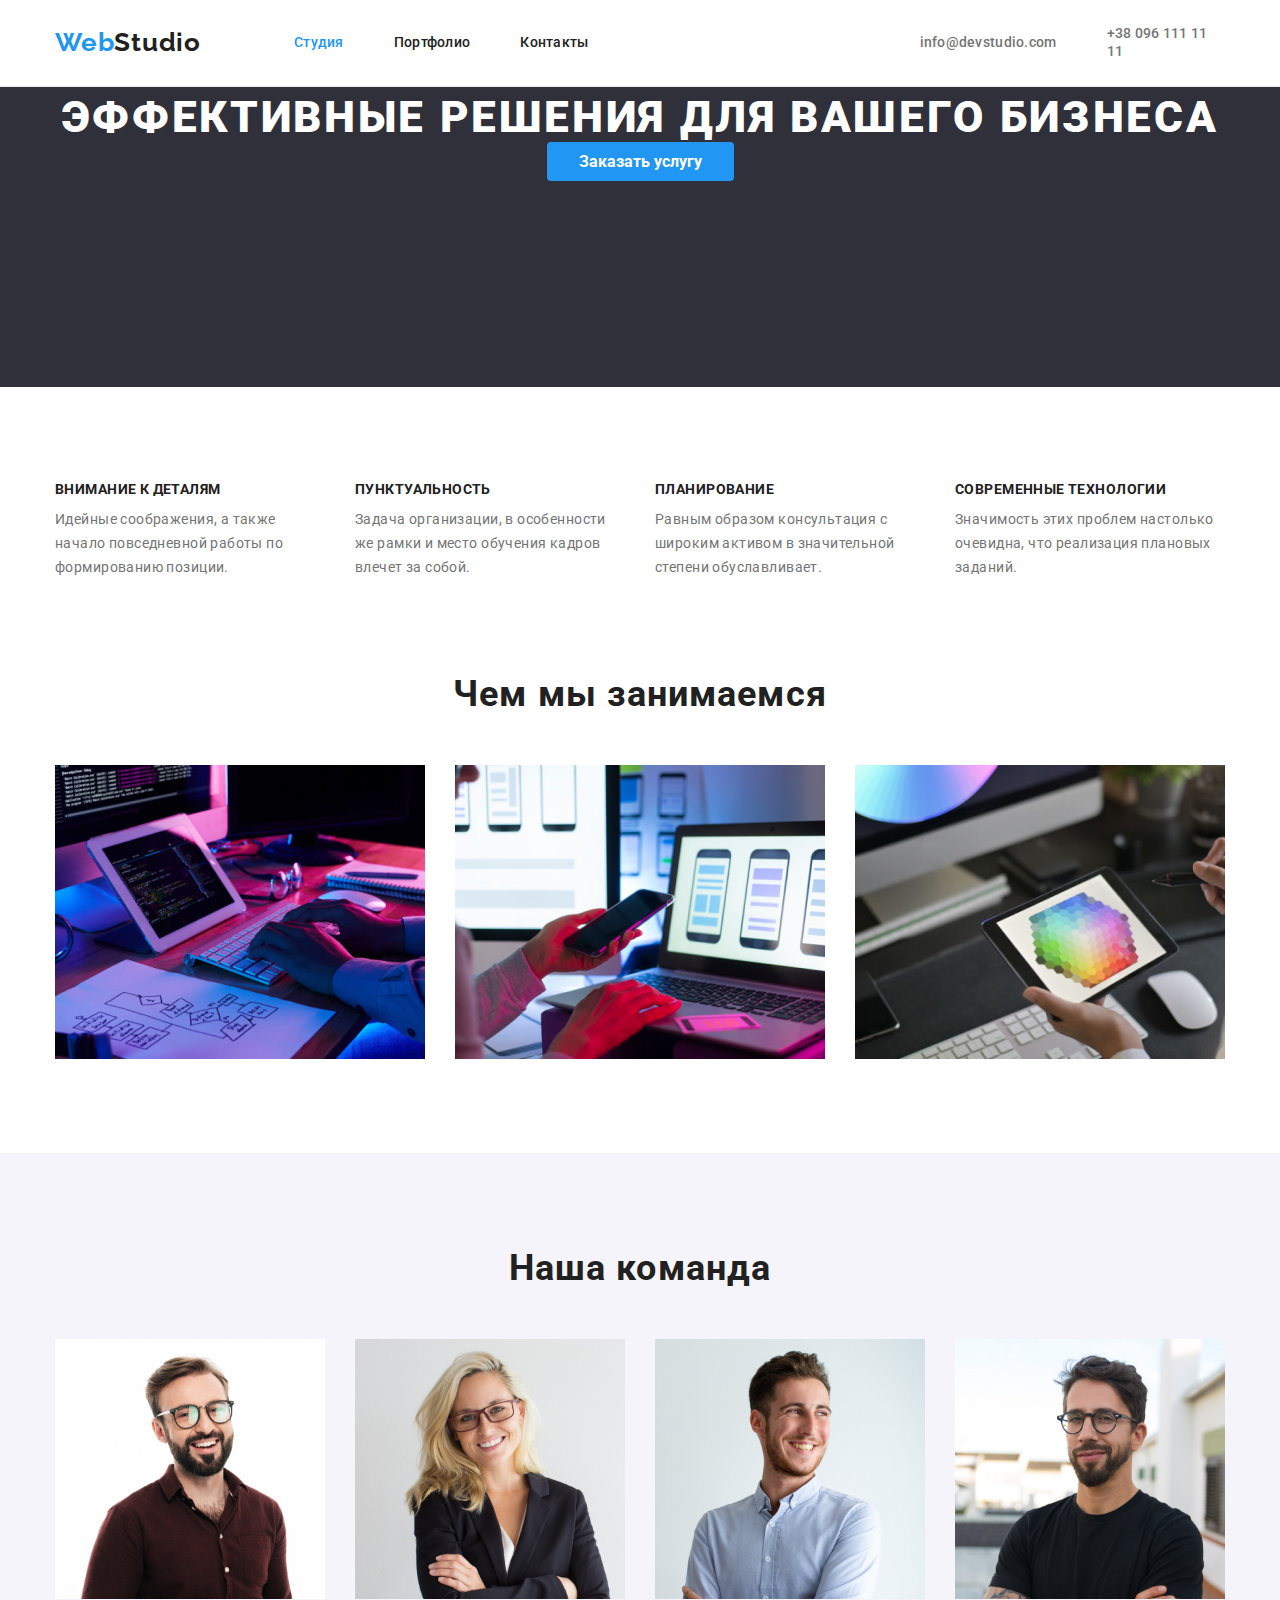
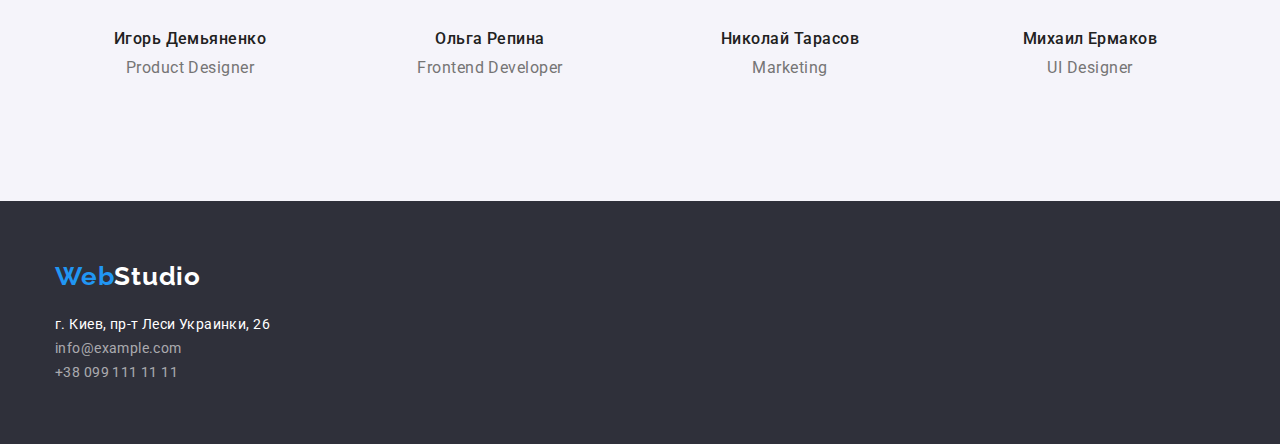
<file: index.html>
<!DOCTYPE html>
<html lang="ru">
<head>
    <meta charset="UTF-8">
    <meta name="viewport" content="width=device-width, initial-scale=1.0">
    <title>WebStudio</title>
    <link rel="stylesheet" href="https://cdnjs.cloudflare.com/ajax/libs/modern-normalize/1.0.0/modern-normalize.min.css">
    <link rel="stylesheet" href="./css/modern-normalize.css">
    <link rel="stylesheet" href="./css/styles.css">
    <link href="https://fonts.googleapis.com/css2?family=Raleway:wght@700&family=Roboto:wght@400;500;700;900&display=swap"
        rel="stylesheet">
    <link rel="preconnect" href="https://fonts.gstatic.com">
    
</head>
<body>
    <header class="header">
        <div class="container">
            <nav class="header-nav">
                <a href="#" class="web">Web<span class="studio-header">Studio</span></a>
                <ul class="nav">
                    <li><a class="links-nav current" href="./index.html">Студия</a></li>
                    <li><a class="links-nav" href="./portfolio.html">Портфолио</a></li>
                    <li><a class="links-nav" href="#contacts">Контакты</a></li>
                </ul>
            </nav>
            <ul class="contacts-site">
                <li><a class="contacts-links" href="mailto:info@devstudio.com">info@devstudio.com</a></li>
                <li><a class="contacts-links" href="tel:+380961111111">+38 096 111 11 11</a></li>
            </ul>
        </div>
    </header>
    <main>
        <section class="main-section">
            <h1 class="main-title">Эффективные решения для вашего бизнеса</h1>
            <a class="main-button" href="#">Заказать услугу</a>
        </section>
        <section class="advantages">
            <div class="container">
                <h2 class="visually-hidden">Наши преимущества</h2>
                <ul class="advantages-list">
                    <li class="item">
                        <h3 class="advantages-headings">Внимание к деталям</h3>
                        <p class="advantages-text">Идейные соображения, а также начало повседневной работы по формированию позиции.</p>
                    </li>
                    <li class="item">
                        <h3 class="advantages-headings">Пунктуальность</h3>
                        <p class="advantages-text">Задача организации, в особенности же рамки и место обучения кадров влечет за собой.
                        </p>
                
                    </li>
                    <li class="item">
                        <h3 class="advantages-headings">Планирование</h3>
                        <p class="advantages-text">Равным образом консультация с широким активом в значительной степени обуславливает.
                        </p>
                    </li>
                    <li class="item">
                        <h3 class="advantages-headings">Современные технологии</h3>
                        <p class="advantages-text">Значимость этих проблем настолько очевидна, что реализация плановых заданий.</p>
                    </li>
                </ul>
            </div>
        </section>
        <section class="studio" id="studio">
            <div class="cont-size">
                <h2 class="works-title">Чем мы занимаемся</h2>
            </div>
            <div class="container">
                    <ul class="photo-works">
                        <li class="photo-item"><img src="./images/photo1.jpg" alt="img" width="370"></li>
                        <li class="photo-item"><img src="./images/photo2.jpg" alt="img" width="370"></li>
                        <li class="photo-item"><img src="./images/photo3.jpg" alt="img" width="370"></li>
                    </ul>
            </div>
        </section>
        <section class="team"  id="portfolio">
            <div class="cont-size">
                <h2 class="team-title">Наша команда</h2>
            </div>
            <div class="container">
                    <ul class="team-list">
                        <li  class="photo-item">
                            <img src="./images/productdesigner.jpg" alt="img" width="270">
                            <h3 class="team-names">Игорь Демьяненко</h3>
                            <p class="team-text">Product Designer</p>
                        </li>
                        <li  class="photo-item">
                            <img src="./images/frontenddeveloper.jpg" alt="img" width="270">
                            <h3 class="team-names">Ольга Репина</h3>
                            <p class="team-text">Frontend Developer</p>
                        </li>
                        <li  class="photo-item">
                            <img src="./images/marketing.jpg" alt="img" width="270">
                            <h3 class="team-names">Николай Тарасов</h3>
                            <p class="team-text">Marketing</p>
                        </li>
                        <li  class="photo-item">
                            <img src="./images/uidesigner.jpg" alt="img" width="270">
                            <h3 class="team-names">Михаил Ермаков</h3>
                            <p class="team-text">UI Designer</p>
                        </li>
                    </ul>
            </div>
        </section>
    </main>
    <footer class="footer" id="contacts">
        <div class="cont-size">
            <a href="#" class="web">Web<span class="studio-footer">Studio</span></a>
            <address class="address">
                <a class="footer-adress" href="#">г. Киев, пр-т Леси Украинки, 26</a><br>
                <a class="footer-contacts" href="mailto:info@example.com">info@example.com</a><br>
                <a class="footer-contacts" href="tel:+380991111111">+38 099 111 11 11</a>
            </address>
        </div>
    </footer>
</body>
</html>
</file>
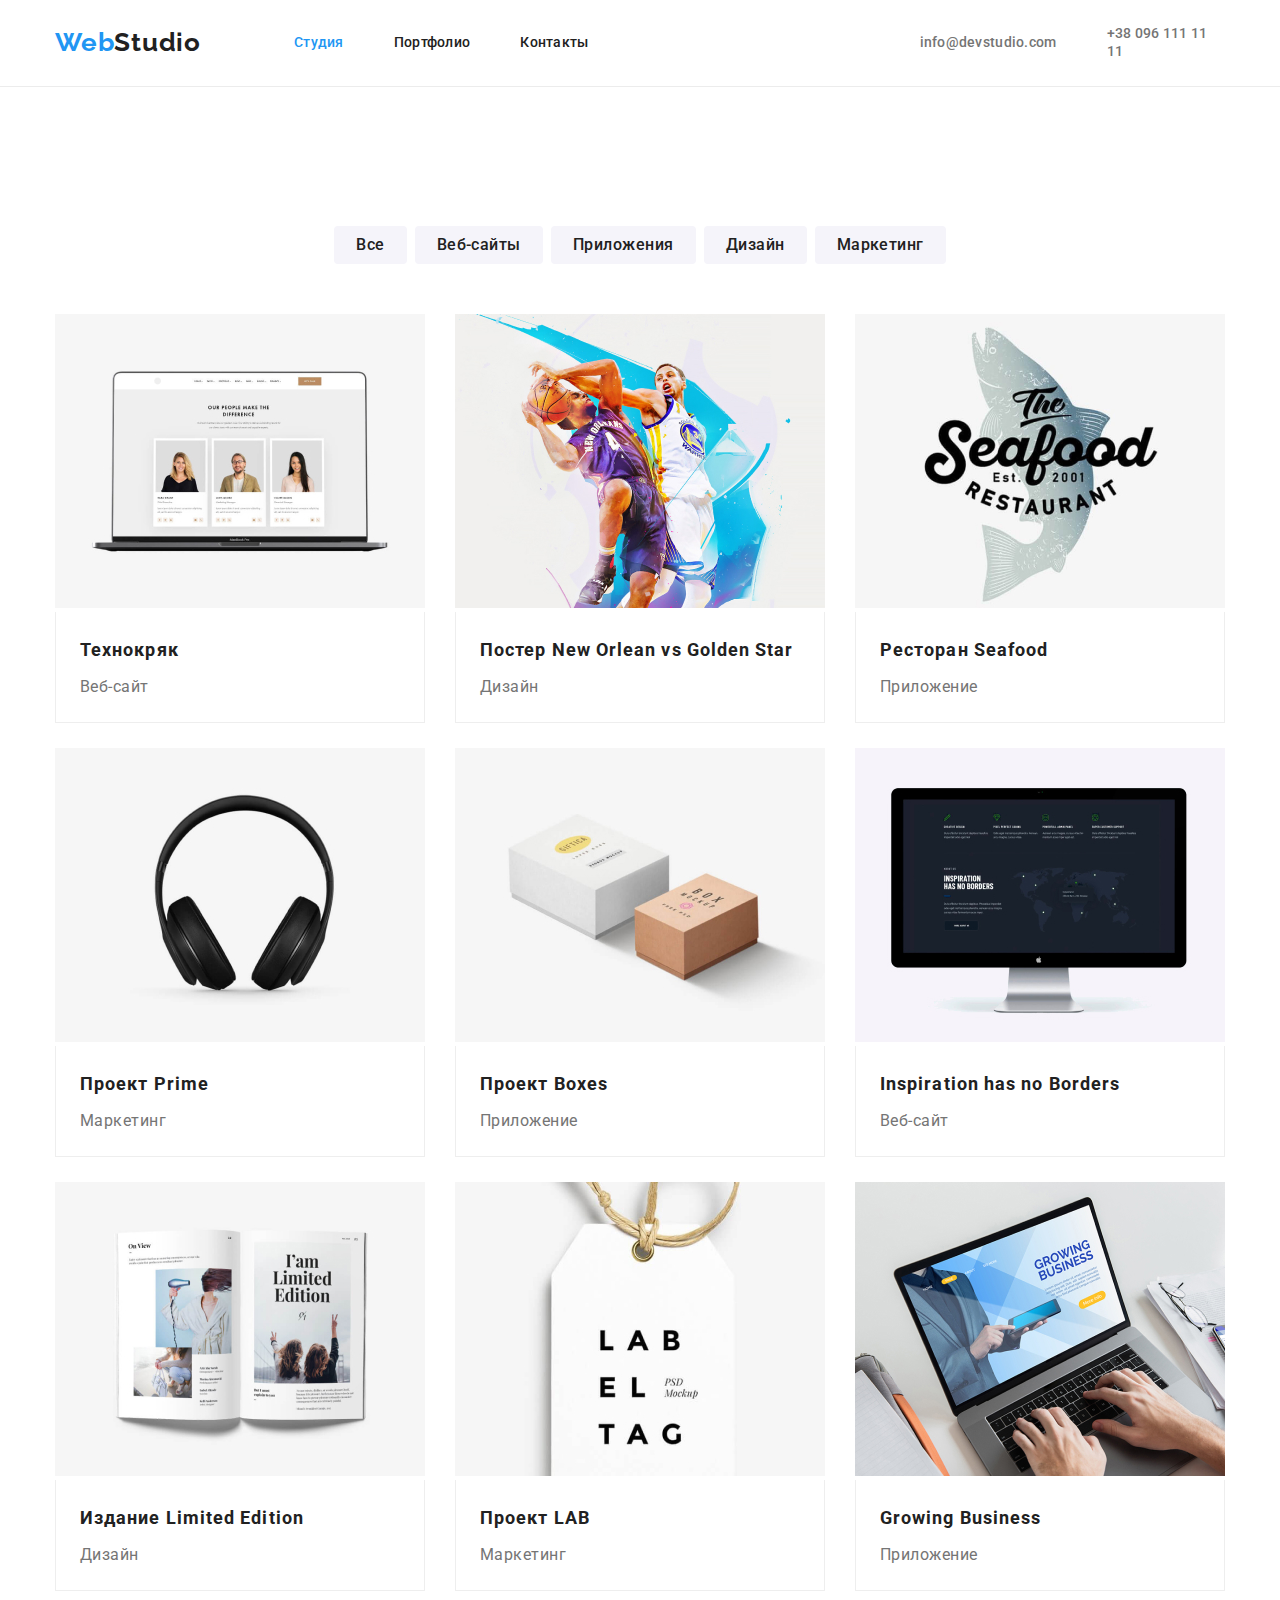
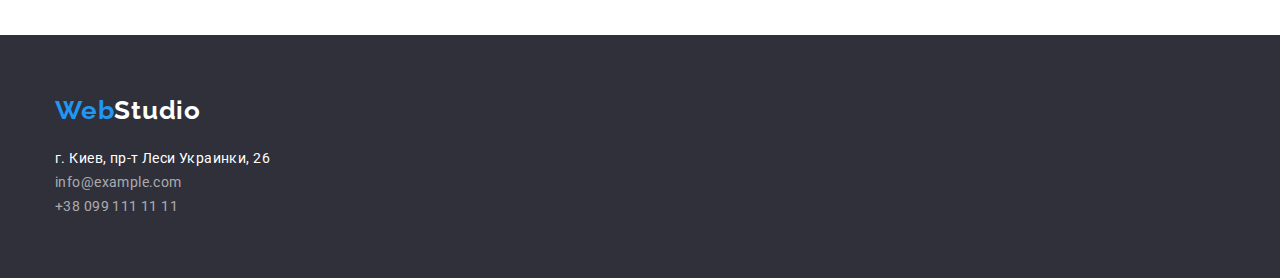
<file: portfolio.html>
<!DOCTYPE html>
<html lang="ru">
<head>
    <meta charset="UTF-8">
    <meta name="viewport" content="width=device-width, initial-scale=1.0">
    <title>Portfolio</title>
    <link rel="stylesheet" href="./css/modern-normalize.css">
    <link href="https://fonts.googleapis.com/css2?family=Raleway:wght@700&family=Roboto:wght@400;500;700;900&display=swap"
        rel="stylesheet">
    <link rel="stylesheet" href="./css/styles.css">
</head>
<body>
    <header class="header">
        <div class="container">
            <nav class="header-nav">
                <a href="#" class="web">Web<span class="studio-header">Studio</span></a>
                <ul class="nav">
                    <li><a class="links-nav current" href="./index.html">Студия</a></li>
                    <li><a class="links-nav" href="./portfolio.html">Портфолио</a></li>
                    <li><a class="links-nav" href="#contacts">Контакты</a></li>
                </ul>
            </nav>
            <ul class="contacts-site">
                <li><a class="contacts-links" href="mailto:info@devstudio.com">info@devstudio.com</a></li>
                <li><a class="contacts-links" href="tel:+380961111111">+38 096 111 11 11</a></li>
            </ul>
        </div>
    </header>
    <main>
        <section class="main-portfolio">
            <h1 class="visually-hidden">Примеры наших работ</h1>
                <div class="container cont-butt">
                    <ul class="buttons">
                        <li class="buttons-item">
                            <button class="button" type="button">Все</button>
                        </li>
                        <li class="buttons-item">
                            <button class="button" type="button">Веб-сайты</button>
                        </li>
                        <li class="buttons-item">
                            <button class="button" type="button">Приложения</button>
                        </li>
                        <li class="buttons-item">
                            <button class="button" type="button">Дизайн</button>
                        </li>
                        <li class="buttons-item">
                            <button class="button" type="button">Маркетинг</button>
                        </li>
                    </ul>
                </div>
                <div class="container box-sites">
                    <ul class="our-works">
                        <li class="sites">
                            <img src="./images/technokryak.jpg" alt="img">
                            <div class="name-description">
                                <h3 class="sites-name">Технокряк</h3>
                                <p class="sites-description">Веб-сайт</p>
                            </div>
                        </li>
                        <li class="sites">
                            <img src="./images/poster.jpg" alt="img">
                            <div class="name-description">
                                <h3 class="sites-name">Постер New Orlean vs Golden Star</h3>
                                <p class="sites-description">Дизайн</p>
                            </div>
                        </li>
                        <li class="sites">
                            <img src="./images/restaurant.jpg" alt="img">
                            <div class="name-description">
                                <h3 class="sites-name">Ресторан Seafood</h3>
                                <p class="sites-description">Приложение</p>
                            </div>
                        </li>
                        <li class="sites">
                            <img src="./images/prime.jpg" alt="img">
                            <div class="name-description">
                                <h3 class="sites-name">Проект Prime</h3>
                                <p class="sites-description">Маркетинг</p>
                            </div>
                        </li>
                        <li class="sites">
                            <img src="./images/box.jpg" alt="img">
                            <div class="name-description">
                                <h3 class="sites-name">Проект Boxes</h3>
                                <p class="sites-description">Приложение</p>
                            </div>
                        </li>
                        <li class="sites">
                            <img src="./images/borders.jpg" alt="img">
                            <div class="name-description">
                                <h3 class="sites-name">Inspiration has no Borders</h3>
                                <p class="sites-description">Веб-сайт</p>
                            </div>
                        </li>
                        <li class="sites">
                            <img src="./images/limitededition.jpg" alt="img">
                            <div class="name-description">
                                <h3 class="sites-name">Издание Limited Edition</h3>
                                <p class="sites-description">Дизайн</p>
                            </div>
                        </li>
                        <li class="sites">
                            <img src="./images/lab.jpg" alt="img">
                            <div class="name-description">
                                <h3 class="sites-name">Проект LAB</h3>
                                <p class="sites-description">Маркетинг</p>
                            </div>
                        </li>
                        <li class="sites">
                            <img src="./images/business.jpg" alt="img">
                            <div class="name-description">
                                <h3 class="sites-name">Growing Business</h3>
                                <p class="sites-description">Приложение</p>
                            </div>
                        </li>
                    </ul>
                </div>
            
        </section>

    </main>
    <footer class="footer" id="contacts">
        <div class="cont-size">
            <a href="#" class="web">Web<span class="studio-footer">Studio</span></a>
            <address class="address">
                <a class="footer-adress" href="#">г. Киев, пр-т Леси Украинки, 26</a><br>
                <a class="footer-contacts" href="mailto:info@example.com">info@example.com</a><br>
                <a class="footer-contacts" href="tel:+380991111111">+38 099 111 11 11</a>
            </address>
        </div>
    </footer>
</body>
</html>
</file>
<file: css/styles.css>
/* Общие стили */
:root {
  --blue-text: rgba(33, 150, 243, 1);
  --black-text: rgba(33, 33, 33, 1);
  --grey-text: rgba(117, 117, 117, 1);
  --white-text60: rgba(255, 255, 255, 0.6);
  --white-text10: rgba(255, 255, 255, 1);

  --background-grey: rgba(47, 48, 58, 1);
  --background-white: rgba(245, 244, 250, 1);
  --studio-header: rgba(0, 0, 0, 1);
  --border-color: rgba(236, 236, 236, 1);
}

.visually-hidden {
  position: absolute;
  width: 1px;
  height: 1px;
  margin: -1px;
  border: 0;
  padding: 0;
  white-space: nowrap;
  clip-path: inset(100%);
  clip: rect(0 0 0 0);
  overflow: hidden;
}

.container {
  width: 1200px;
  padding: 0 15px;
  display: flex;
  margin-left: auto;
  margin-right: auto;
}

.team > .container {
  margin-top: 50px;
}

.cont-size {
  width: 1200px;
  padding: 0 15px;
  margin-left: auto;
  margin-right: auto;
}

/* Точечные стили */

.nav,
.contacts-site {
  margin-top: 0px;
  margin-bottom: 0px;
}

.header-nav,
.nav,
.contacts-site {
  display: flex;
  align-items: center;
}

.header > .container {
  padding-top: 24px;
  padding-bottom: 25px;
}

.nav > li {
  margin-left: 50px;
}

.nav > li:first-child {
  margin-left: 0px;
}

.nav {
  margin-left: 93px;
  padding-left: 0px;
}

.contacts-site {
  padding-left: 0px;
  margin-left: 331px;
}

.contacts-site li:last-child {
  margin-left: 50px;
}

body {
  font-family: 'Roboto', sans-serif;
}

.header {
  background-color: var(--white-text10);
  border-bottom: 1px solid rgba(236, 236, 236, 1);
}

.web {
  color: var(--blue-text);
  font-family: 'Raleway', sans-serif;
  font-style: normal;
  font-weight: bold;
  font-size: 26px;
  line-height: 31px;
  letter-spacing: 0.03em;
}

.studio-header {
  color: var(--black-text);
}

.contacts-links {
  color: var(--grey-text);
  font-style: normal;
  font-weight: 500;
  font-size: 14px;
  line-height: 16px;
  letter-spacing: 0.02em;
}

.links-nav {
  color: var(--black-text);
  font-style: normal;
  font-weight: 500;
  font-size: 14px;
  line-height: 16px;
  letter-spacing: 0.02em;
}

.links-nav:hover,
.links-nav:focus,
.contacts-links:hover,
.contacts-links:focus {
  color: var(--blue-text);
}

.links-nav.current {
  color: var(--blue-text);
}

a {
  text-decoration: none;
}

.main-section > h1 {
  margin: 0;
}

.main-section {
  /* временное значение!!!!!! */
  height: 300px;
  background-color: var(--background-grey);
  text-align: center;
}

.main-title {
  color: var(--white-text10);
  font-style: normal;
  font-weight: 900;
  font-size: 44px;
  line-height: 60px;
  letter-spacing: 0.06em;
  text-transform: uppercase;
}

.main-button {
  background-color: var(--blue-text);
  color: var(--white-text10);

  border-radius: 4px;
  padding: 10px 32px;

  font-weight: bold;
  font-size: 16px;
  line-height: 30px;

  width: 200px;
  text-align: center;
}

.advantages-list {
  display: flex;
  margin: 0px;
  justify-content: space-between;
  padding: 0px;
}

.advantages {
  padding-top: 94px;
}

.advantages-list .item {
  width: 270px;
}

.advantages-list .item:not(:first-child) {
  margin-left: 30px;
}

.advantages-headings:first-child {
  padding-left: 0px;
}

.advantages-headings {
  color: var(--black-text);
  font-style: normal;
  font-weight: bold;
  font-size: 14px;
  line-height: 16px;
  letter-spacing: 0.03em;
  text-transform: uppercase;

  margin: 0px;
}

.advantages-text {
  color: var(--grey-text);
  font-family: Roboto;
  font-style: normal;
  font-weight: normal;
  font-size: 14px;
  line-height: 24px;
  letter-spacing: 0.03em;

  margin: 0px;
  padding-top: 10px;
}

.studio {
  padding-top: 94px;
  padding-bottom: 94px;
}

.studio > .container {
  margin-top: 50px;
}

.works-title {
  color: var(--black-text);
  font-style: normal;
  font-weight: bold;
  font-size: 36px;
  line-height: 42px;
  letter-spacing: 0.03em;
  text-align: center;

  margin: 0px;
}

.photo-works {
  margin: 0;
  padding: 0px;
  display: flex;
}

.photo-item > img {
  display: block;
}

.photo-item:not(:first-child) {
  margin-left: 30px;
}

.team-title {
  color: var(--black-text);
  font-style: normal;
  font-weight: bold;
  font-size: 36px;
  line-height: 42px;
  text-align: center;
  letter-spacing: 0.03em;

  margin: 0px;
}

.team-list {
  display: flex;
  padding: 0px;
  margin: 0px;
}

.team {
  background-color: var(--background-white);
  padding: 94px 0px;
}

.team-names {
  color: var(--black-text);
  font-style: normal;
  font-weight: 500;
  font-size: 16px;
  line-height: 19px;
  letter-spacing: 0.03em;

  margin: 0px;
  margin-top: 30px;
  text-align: center;
}

.team-text {
  color: var(--grey-text);
  font-style: normal;
  font-weight: normal;
  font-size: 16px;
  line-height: 19px;
  letter-spacing: 0.03em;

  margin: 0px;
  margin-top: 10px;
  margin-bottom: 30px;
  text-align: center;
}

.button {
  background-color: var(--background-white);
  color: var(--black-text);
  font-style: normal;
  font-weight: 500;
  font-size: 16px;
  line-height: 26px;
  text-align: center;
  letter-spacing: 0.03em;
  border: none;
  border-radius: 4px;
  padding: 6px 22px;
}

.buttons {
  display: flex;

  margin: 0px;
  padding: 0px;
  border-radius: 4px;
}

.button:hover,
.button:focus {
  background-color: var(--blue-text);
  color: var(--white-text10);
}

.sites {
  background-color: var(--white-text10);
}

.sites-name,
.sites-description {
  margin: 0px;
}

.name-description {
  padding: 20px 24px;
  border-bottom: 1px solid rgba(238, 238, 238, 1);
  border-left: 1px solid rgba(238, 238, 238, 1);
  border-right: 1px solid rgba(238, 238, 238, 1);
}

.sites-name {
  color: var(--black-text);
  font-style: normal;
  font-weight: bold;
  font-size: 18px;
  line-height: 36px;
  letter-spacing: 0.06em;
}

.sites-description {
  color: var(--grey-text);
  font-style: normal;
  font-weight: normal;
  font-size: 16px;
  line-height: 30px;
  letter-spacing: 0.03em;
  margin-top: 4px;
}

footer {
  background-color: var(--background-grey);
  padding: 60px 0px;
}

.address {
  margin-top: 20px;
}

.footer-adress {
  display: inline-block;
}

.footer-contacts {
  display: inline-block;
}

.footer-contacts {
  color: var(--white-text60);
  font-style: normal;
  font-weight: normal;
  font-size: 14px;
  line-height: 24px;
  letter-spacing: 0.03em;
}

.footer-adress {
  color: var(--white-text10);
  font-style: normal;
  font-weight: normal;
  font-size: 14px;
  line-height: 24px;
  letter-spacing: 0.03em;
}

.studio-footer {
  color: var(--white-text10);
}

.our-works {
  display: flex;
  flex-wrap: wrap;
  margin: 0px;
  padding: 0px;
  margin-top: -30px;
  margin-left: -30px;
}

.cont-butt {
  justify-content: center;
}

.box-sites {
  margin-top: 50px;
}

.container .sites {
  width: 370px;
  height: 404px;
}

.our-works > .sites {
  margin-left: 30px;
  margin-top: 30px;
}

.buttons-item:not(:first-child) {
  margin-left: 8px;
}

.main-portfolio {
  padding-top: 139px;
  padding-bottom: 49px;
}
</file>
